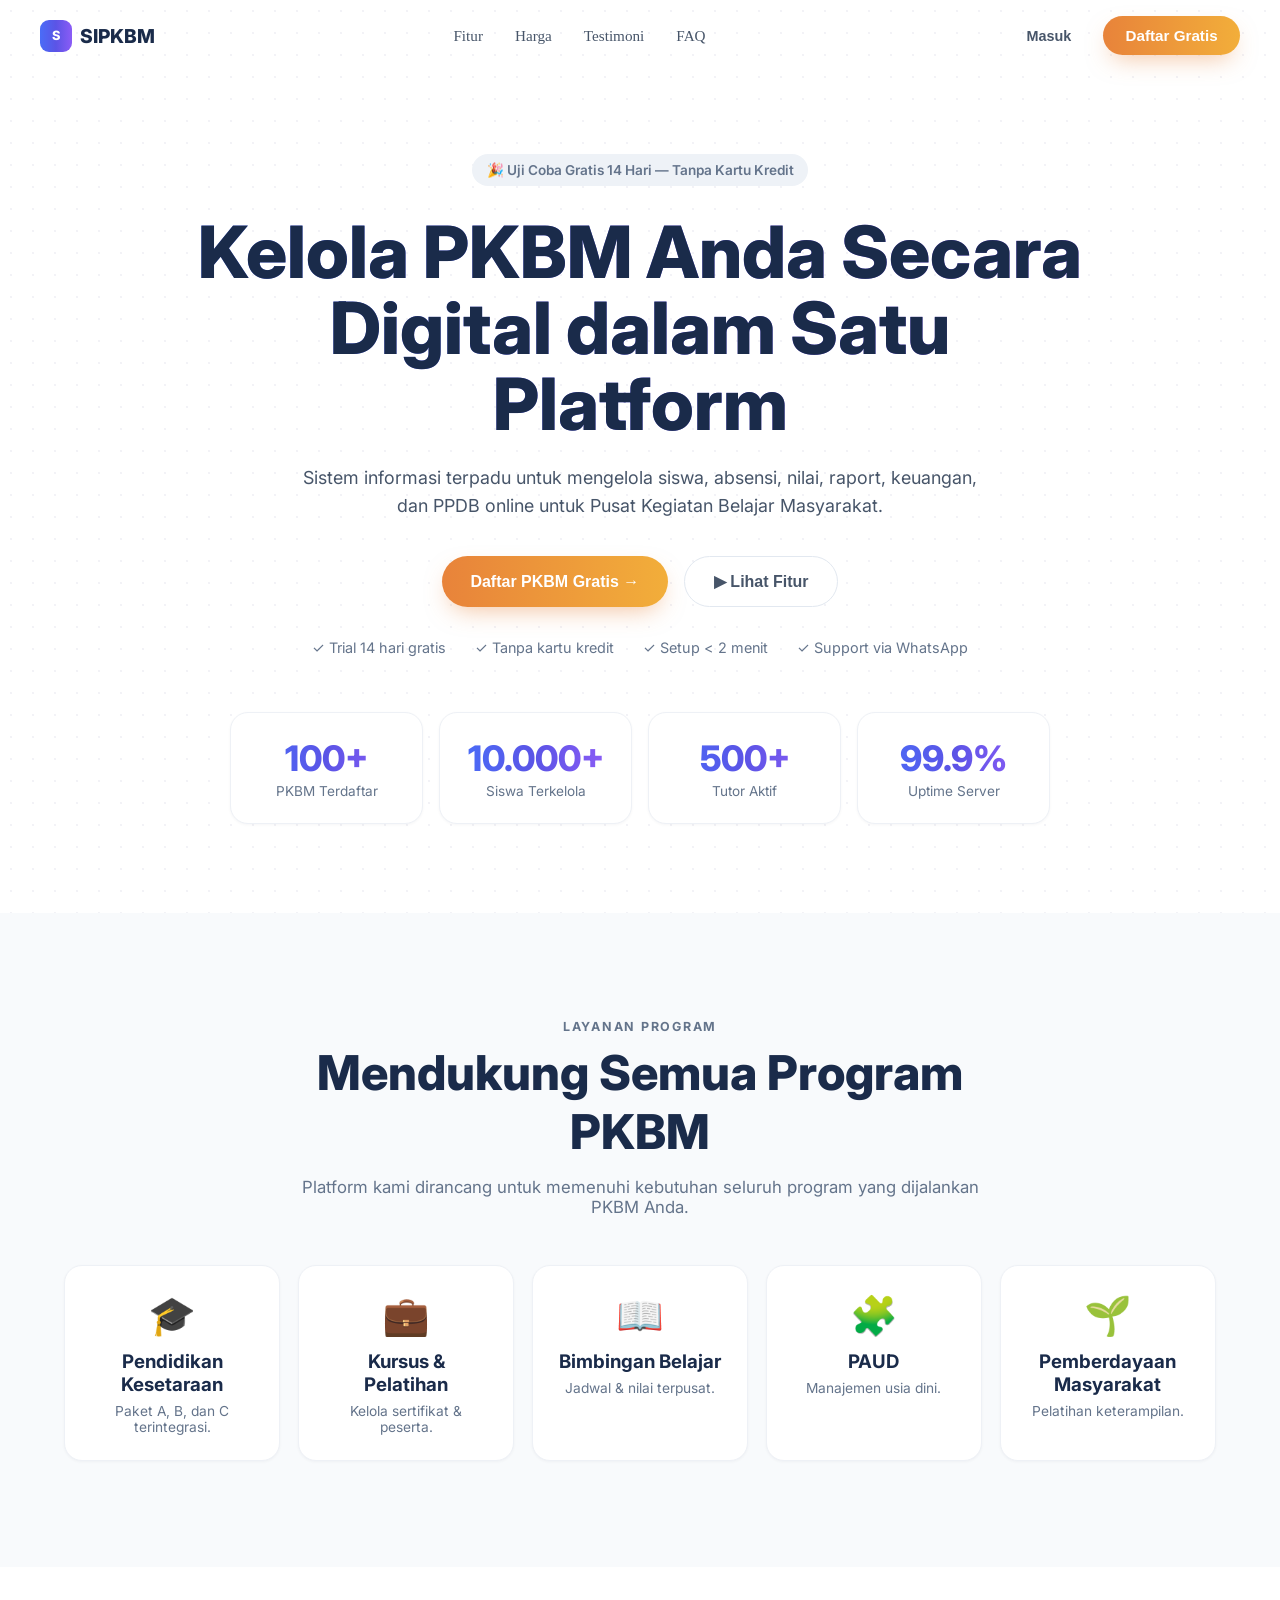
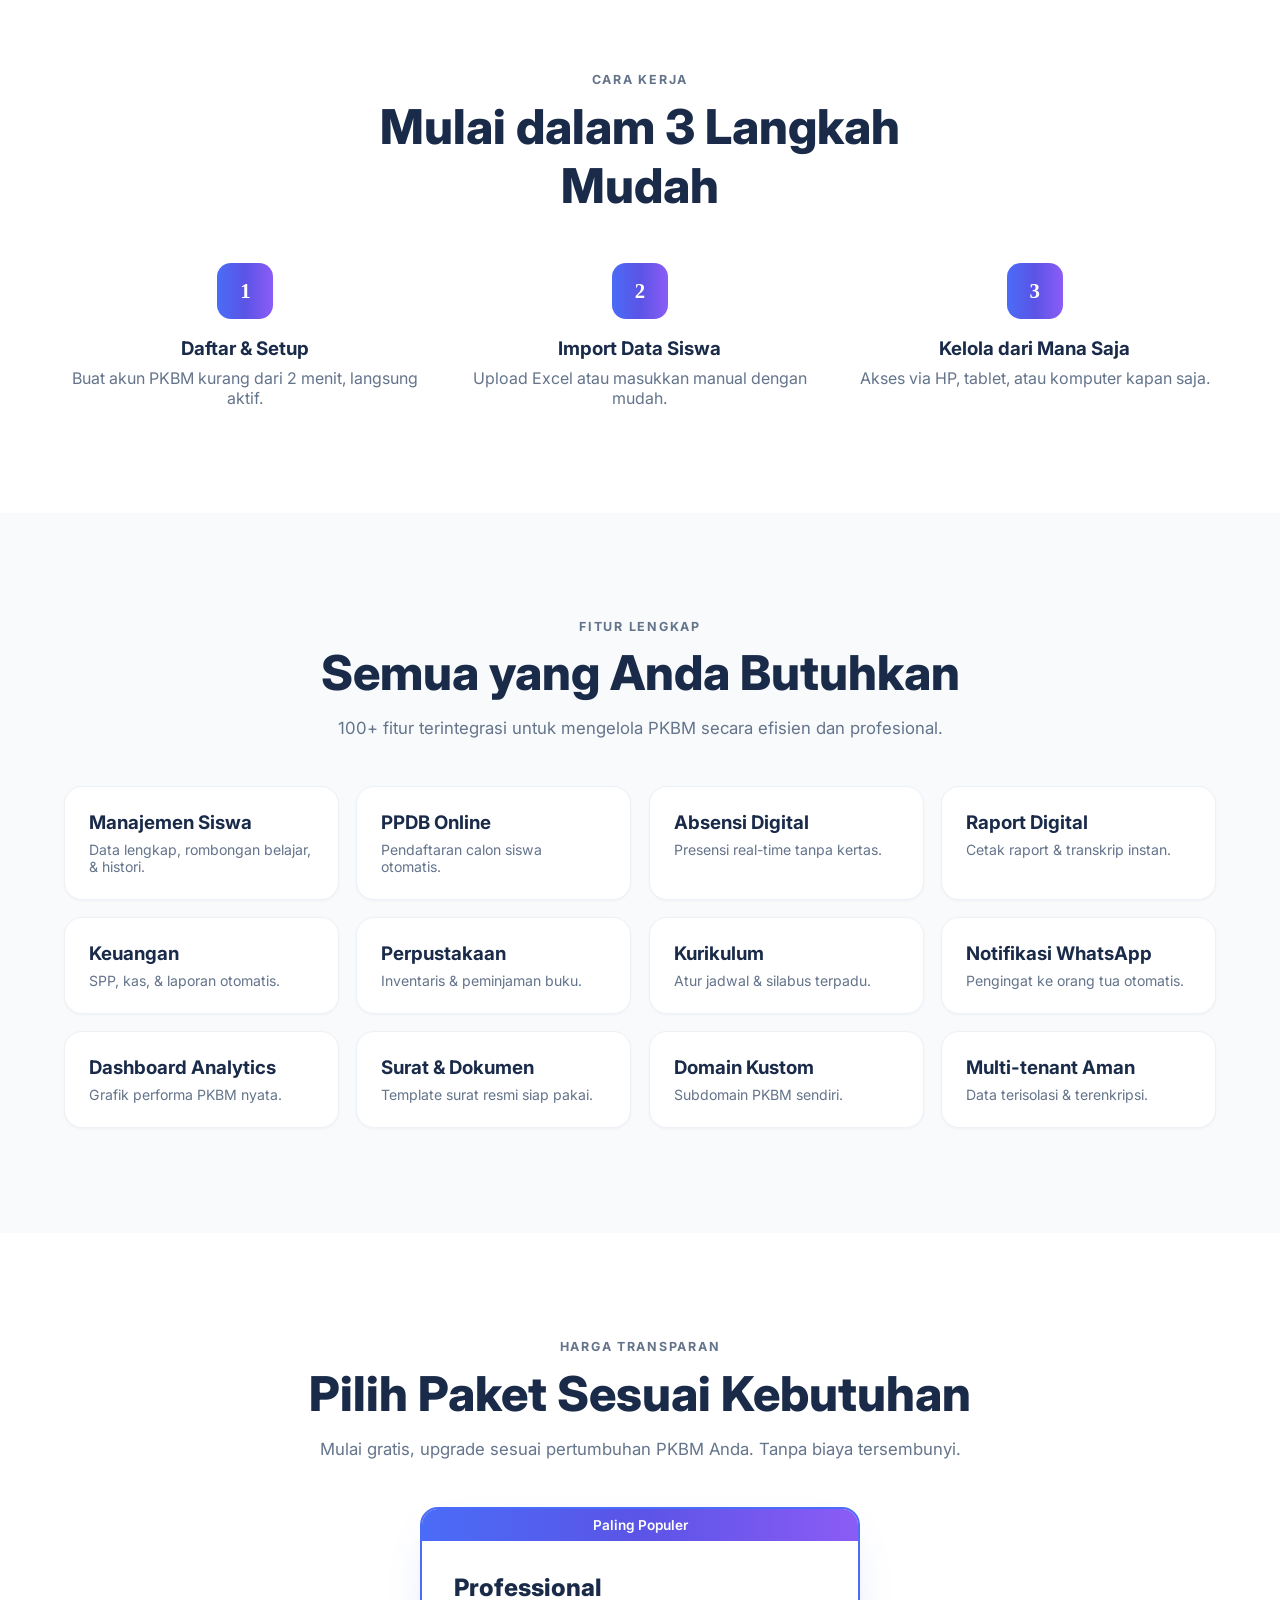
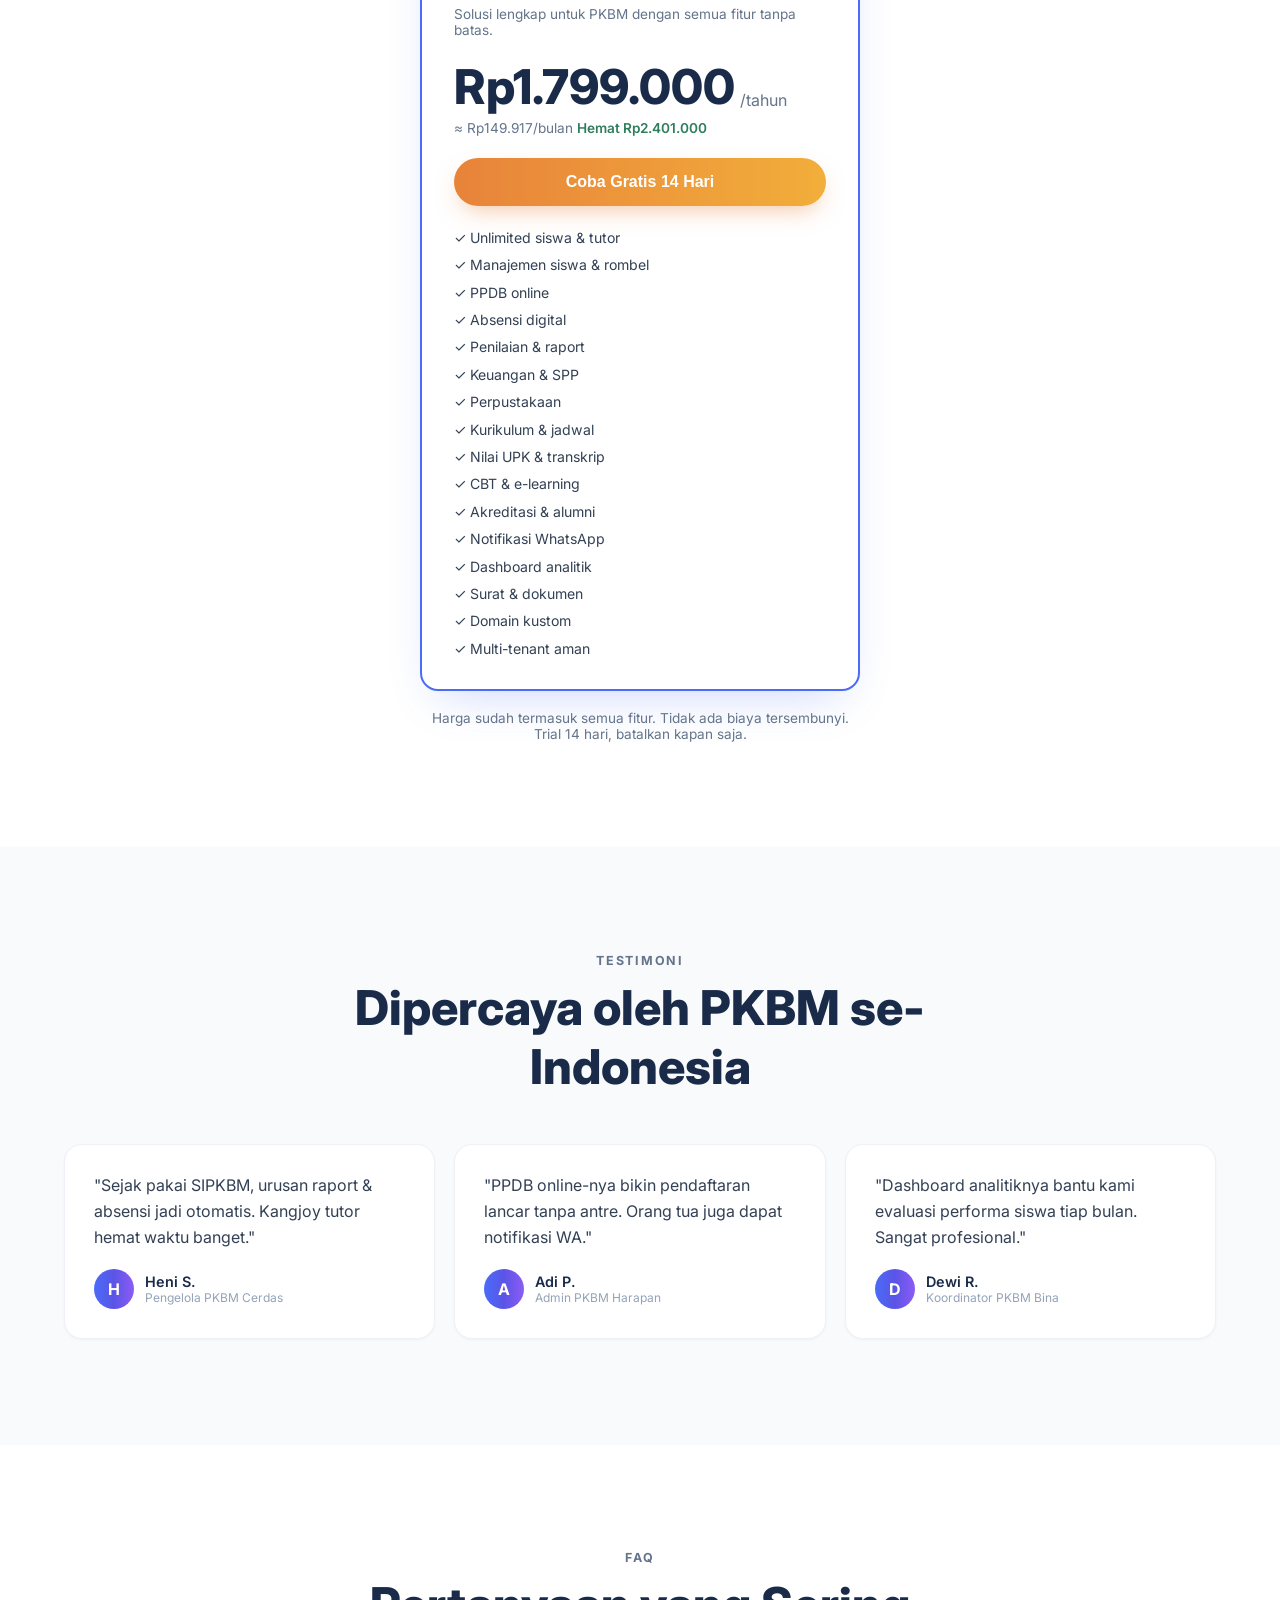
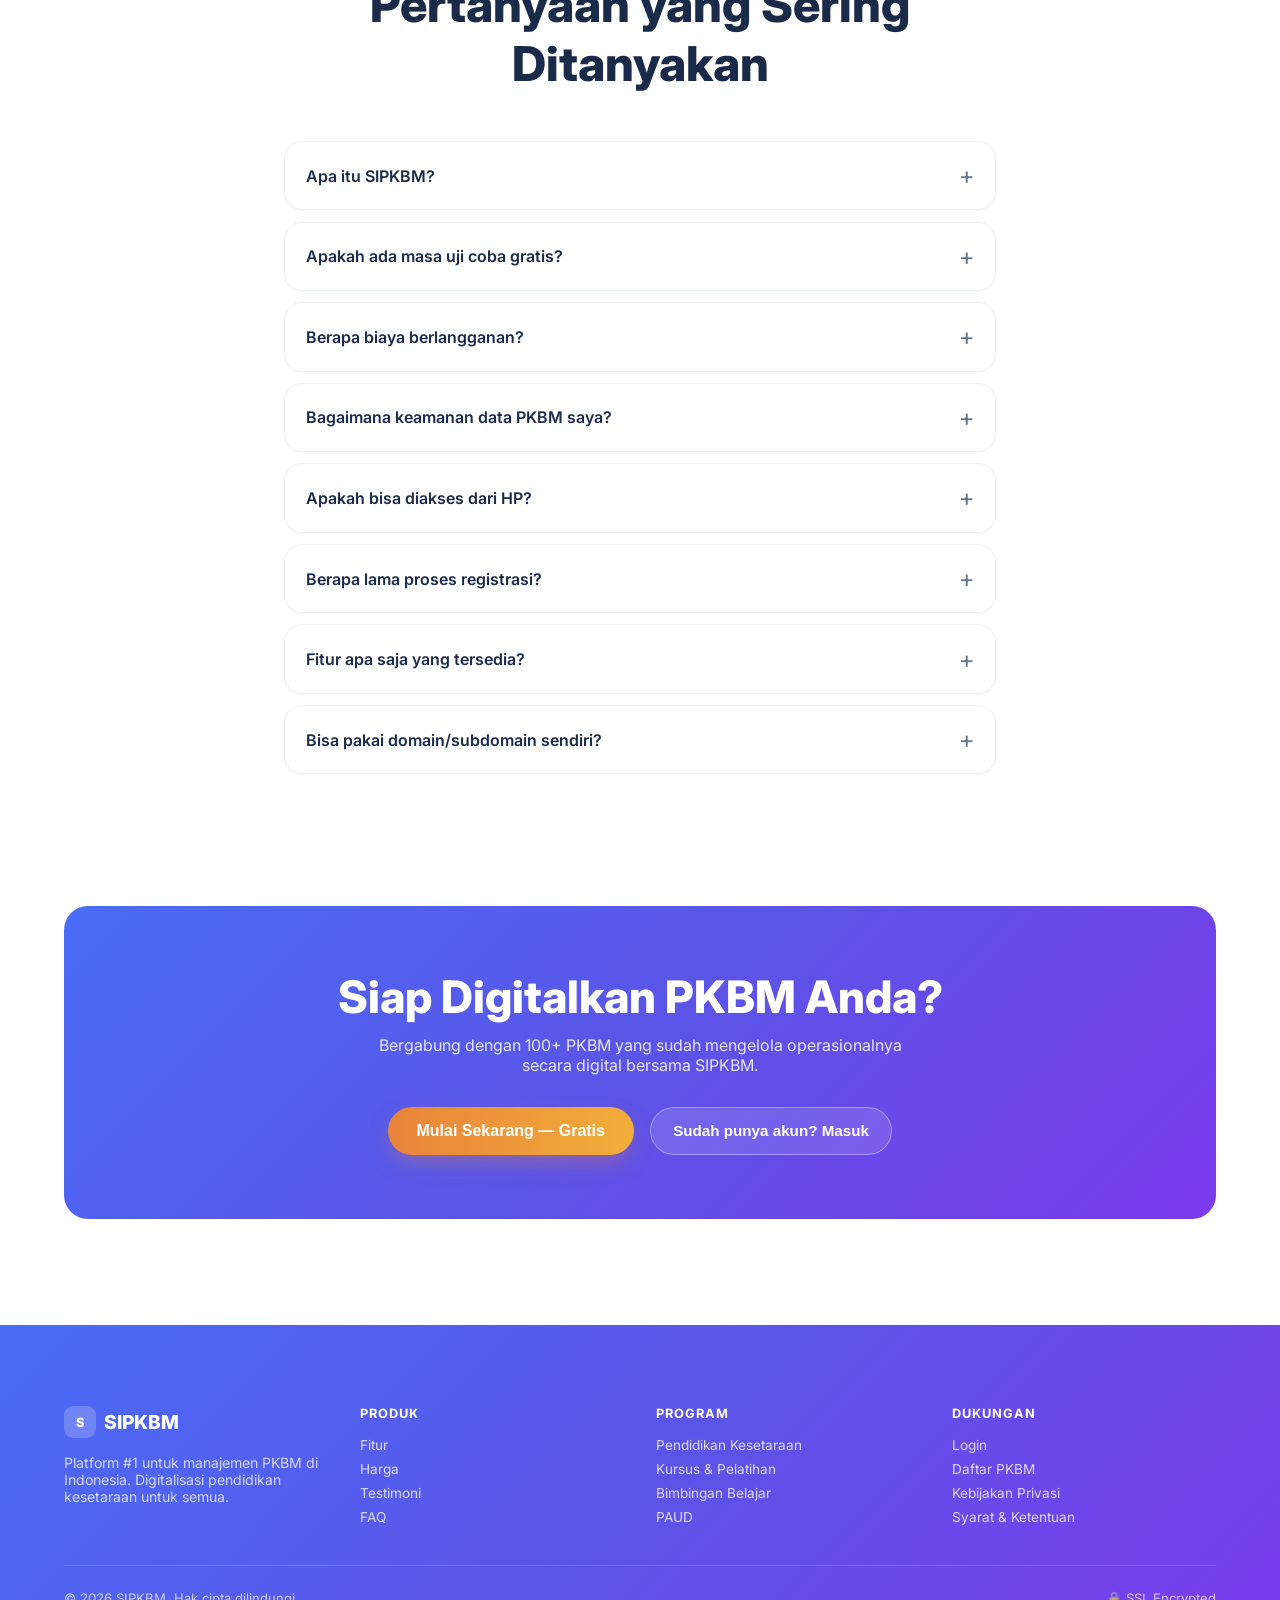
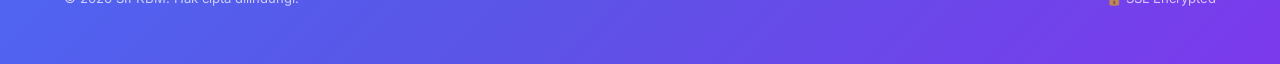
<file: index.html>
<!DOCTYPE html>
<html lang="id">
<head>
<meta charset="UTF-8" />
<meta name="viewport" content="width=device-width, initial-scale=1.0" />
<title>SIPKBM — Kelola PKBM Anda Secara Digital dalam Satu Platform</title>
<link rel="preconnect" href="https://fonts.bunny.net" />
<link href="https://fonts.bunny.net/css?family=instrument-sans:400,500,600,700,800&family=inter:400,500,600,700&display=swap" rel="stylesheet" />
<link rel="stylesheet" href="assets/styles.css" />
</head>
<body>

<!-- NAV -->
<nav id="nav" class="nav">
  <div class="nav-inner">
    <a href="#" class="font-display" style="display:flex;align-items:center;gap:.5rem;font-weight:800;font-size:1.2rem;color:#1a2b4a">
      <span style="background:var(--m-brand-grad);width:32px;height:32px;border-radius:9px;display:inline-flex;align-items:center;justify-content:center;color:#fff;font-size:.8rem">S</span>
      SIPKBM
    </a>
    <div class="nav-links">
      <a href="#fitur">Fitur</a>
      <a href="#harga">Harga</a>
      <a href="#testimoni">Testimoni</a>
      <a href="#faq">FAQ</a>
    </div>
    <div style="display:flex;align-items:center;gap:.6rem">
      <a href="login.html" class="btn btn-ghost" style="font-size:.9rem">Masuk</a>
      <a href="register.html" class="btn btn-cta">Daftar Gratis</a>
    </div>
  </div>
</nav>

<!-- HERO -->
<header class="dotgrid" style="padding-top:8rem;padding-bottom:4rem">
  <div class="content" style="max-width:1200px;margin:0 auto;text-align:center">
    <span class="badge badge-slate" style="padding:.5rem .9rem;font-size:.85rem;margin-bottom:1.8rem">🎉 Uji Coba Gratis 14 Hari — Tanpa Kartu Kredit</span>
    <h1 class="font-display text-gradient" style="font-size:clamp(2.6rem,6vw,4.5rem);font-weight:800;line-height:1.05;max-width:900px;margin:0 auto;color:#1a2b4a">
      Kelola PKBM Anda Secara Digital dalam Satu Platform
    </h1>
    <p style="margin-top:1.4rem;font-size:1.12rem;color:#475569;max-width:680px;margin-left:auto;margin-right:auto;line-height:1.6">
      Sistem informasi terpadu untuk mengelola siswa, absensi, nilai, raport, keuangan, dan PPDB online untuk Pusat Kegiatan Belajar Masyarakat.
    </p>
    <div style="margin-top:2.2rem;display:flex;gap:1rem;justify-content:center;flex-wrap:wrap">
      <a href="register.html" class="btn btn-cta btn-lg">Daftar PKBM Gratis →</a>
      <a href="#fitur" class="btn btn-outline btn-lg" style="gap:.5rem">▶ Lihat Fitur</a>
    </div>
    <div style="margin-top:2rem;display:flex;gap:1.8rem;justify-content:center;flex-wrap:wrap;font-size:.9rem;color:#64748b">
      <span>✓ Trial 14 hari gratis</span><span>✓ Tanpa kartu kredit</span>
      <span>✓ Setup &lt; 2 menit</span><span>✓ Support via WhatsApp</span>
    </div>
    <!-- stats -->
    <div style="margin-top:3.5rem;display:grid;grid-template-columns:repeat(auto-fit,minmax(160px,1fr));gap:1rem;max-width:820px;margin-left:auto;margin-right:auto">
      <div class="card" style="padding:1.5rem;text-align:center"><div class="font-display text-gradient" style="font-size:2.2rem;font-weight:800">100+</div><div style="font-size:.85rem;color:#64748b;margin-top:.2rem">PKBM Terdaftar</div></div>
      <div class="card" style="padding:1.5rem;text-align:center"><div class="font-display text-gradient" style="font-size:2.2rem;font-weight:800">10.000+</div><div style="font-size:.85rem;color:#64748b;margin-top:.2rem">Siswa Terkelola</div></div>
      <div class="card" style="padding:1.5rem;text-align:center"><div class="font-display text-gradient" style="font-size:2.2rem;font-weight:800">500+</div><div style="font-size:.85rem;color:#64748b;margin-top:.2rem">Tutor Aktif</div></div>
      <div class="card" style="padding:1.5rem;text-align:center"><div class="font-display text-gradient" style="font-size:2.2rem;font-weight:800">99.9%</div><div style="font-size:.85rem;color:#64748b;margin-top:.2rem">Uptime Server</div></div>
    </div>
  </div>
</header>

<!-- PROGRAM -->
<section style="background:var(--m-slate);padding:5rem 0">
  <div class="content" style="max-width:1200px;margin:0 auto">
    <div class="reveal" style="text-align:center;max-width:680px;margin:0 auto">
      <div class="eyebrow">Layanan Program</div>
      <h2 class="font-display" style="font-size:clamp(1.8rem,4vw,3rem);font-weight:800;color:#1a2b4a;margin-top:.6rem">Mendukung Semua Program PKBM</h2>
      <p style="margin-top:1rem;font-size:1.05rem;color:#64748b">Platform kami dirancang untuk memenuhi kebutuhan seluruh program yang dijalankan PKBM Anda.</p>
    </div>
    <div style="margin-top:3rem;display:grid;grid-template-columns:repeat(auto-fit,minmax(190px,1fr));gap:1.1rem">
      <div class="card" style="padding:1.6rem;text-align:center"><div style="font-size:2.4rem">🎓</div><h3 class="font-display" style="font-weight:700;margin-top:.7rem;color:#1a2b4a">Pendidikan Kesetaraan</h3><p style="font-size:.86rem;color:#64748b;margin-top:.4rem">Paket A, B, dan C terintegrasi.</p></div>
      <div class="card" style="padding:1.6rem;text-align:center"><div style="font-size:2.4rem">💼</div><h3 class="font-display" style="font-weight:700;margin-top:.7rem;color:#1a2b4a">Kursus & Pelatihan</h3><p style="font-size:.86rem;color:#64748b;margin-top:.4rem">Kelola sertifikat & peserta.</p></div>
      <div class="card" style="padding:1.6rem;text-align:center"><div style="font-size:2.4rem">📖</div><h3 class="font-display" style="font-weight:700;margin-top:.7rem;color:#1a2b4a">Bimbingan Belajar</h3><p style="font-size:.86rem;color:#64748b;margin-top:.4rem">Jadwal & nilai terpusat.</p></div>
      <div class="card" style="padding:1.6rem;text-align:center"><div style="font-size:2.4rem">🧩</div><h3 class="font-display" style="font-weight:700;margin-top:.7rem;color:#1a2b4a">PAUD</h3><p style="font-size:.86rem;color:#64748b;margin-top:.4rem">Manajemen usia dini.</p></div>
      <div class="card" style="padding:1.6rem;text-align:center"><div style="font-size:2.4rem">🌱</div><h3 class="font-display" style="font-weight:700;margin-top:.7rem;color:#1a2b4a">Pemberdayaan Masyarakat</h3><p style="font-size:.86rem;color:#64748b;margin-top:.4rem">Pelatihan keterampilan.</p></div>
    </div>
  </div>
</section>

<!-- CARA KERJA -->
<section style="padding:5rem 0">
  <div class="content" style="max-width:1200px;margin:0 auto">
    <div class="reveal" style="text-align:center;max-width:680px;margin:0 auto">
      <div class="eyebrow">Cara Kerja</div>
      <h2 class="font-display" style="font-size:clamp(1.8rem,4vw,3rem);font-weight:800;color:#1a2b4a;margin-top:.6rem">Mulai dalam 3 Langkah Mudah</h2>
    </div>
    <div style="margin-top:3rem;display:grid;grid-template-columns:repeat(auto-fit,minmax(240px,1fr));gap:2rem">
      <div style="text-align:center"><div style="background:var(--m-brand-grad);width:56px;height:56px;border-radius:14px;margin:0 auto;display:flex;align-items:center;justify-content:center;color:#fff;font-family:'Instrument Sans';font-weight:800;font-size:1.3rem">1</div><h3 class="font-display" style="font-weight:700;margin-top:1.1rem;color:#1a2b4a">Daftar & Setup</h3><p style="color:#64748b;margin-top:.5rem">Buat akun PKBM kurang dari 2 menit, langsung aktif.</p></div>
      <div style="text-align:center"><div style="background:var(--m-brand-grad);width:56px;height:56px;border-radius:14px;margin:0 auto;display:flex;align-items:center;justify-content:center;color:#fff;font-family:'Instrument Sans';font-weight:800;font-size:1.3rem">2</div><h3 class="font-display" style="font-weight:700;margin-top:1.1rem;color:#1a2b4a">Import Data Siswa</h3><p style="color:#64748b;margin-top:.5rem">Upload Excel atau masukkan manual dengan mudah.</p></div>
      <div style="text-align:center"><div style="background:var(--m-brand-grad);width:56px;height:56px;border-radius:14px;margin:0 auto;display:flex;align-items:center;justify-content:center;color:#fff;font-family:'Instrument Sans';font-weight:800;font-size:1.3rem">3</div><h3 class="font-display" style="font-weight:700;margin-top:1.1rem;color:#1a2b4a">Kelola dari Mana Saja</h3><p style="color:#64748b;margin-top:.5rem">Akses via HP, tablet, atau komputer kapan saja.</p></div>
    </div>
  </div>
</section>

<!-- FITUR -->
<section id="fitur" class="scroll-mt-20" style="background:var(--m-slate);padding:5rem 0;overflow:hidden">
  <div class="content" style="max-width:1200px;margin:0 auto">
    <div class="reveal" style="text-align:center;max-width:680px;margin:0 auto">
      <div class="eyebrow">Fitur Lengkap</div>
      <h2 class="font-display" style="font-size:clamp(1.8rem,4vw,3rem);font-weight:800;color:#1a2b4a;margin-top:.6rem">Semua yang Anda Butuhkan</h2>
      <p style="margin-top:1rem;font-size:1.05rem;color:#64748b">100+ fitur terintegrasi untuk mengelola PKBM secara efisien dan profesional.</p>
    </div>
    <div style="margin-top:3rem;display:grid;grid-template-columns:repeat(auto-fit,minmax(250px,1fr));gap:1.1rem">
      <div class="card" style="padding:1.5rem"><h3 class="font-display" style="font-weight:700;color:#1a2b4a">Manajemen Siswa</h3><p style="font-size:.88rem;color:#64748b;margin-top:.4rem">Data lengkap, rombongan belajar, & histori.</p></div>
      <div class="card" style="padding:1.5rem"><h3 class="font-display" style="font-weight:700;color:#1a2b4a">PPDB Online</h3><p style="font-size:.88rem;color:#64748b;margin-top:.4rem">Pendaftaran calon siswa otomatis.</p></div>
      <div class="card" style="padding:1.5rem"><h3 class="font-display" style="font-weight:700;color:#1a2b4a">Absensi Digital</h3><p style="font-size:.88rem;color:#64748b;margin-top:.4rem">Presensi real-time tanpa kertas.</p></div>
      <div class="card" style="padding:1.5rem"><h3 class="font-display" style="font-weight:700;color:#1a2b4a">Raport Digital</h3><p style="font-size:.88rem;color:#64748b;margin-top:.4rem">Cetak raport & transkrip instan.</p></div>
      <div class="card" style="padding:1.5rem"><h3 class="font-display" style="font-weight:700;color:#1a2b4a">Keuangan</h3><p style="font-size:.88rem;color:#64748b;margin-top:.4rem">SPP, kas, & laporan otomatis.</p></div>
      <div class="card" style="padding:1.5rem"><h3 class="font-display" style="font-weight:700;color:#1a2b4a">Perpustakaan</h3><p style="font-size:.88rem;color:#64748b;margin-top:.4rem">Inventaris & peminjaman buku.</p></div>
      <div class="card" style="padding:1.5rem"><h3 class="font-display" style="font-weight:700;color:#1a2b4a">Kurikulum</h3><p style="font-size:.88rem;color:#64748b;margin-top:.4rem">Atur jadwal & silabus terpadu.</p></div>
      <div class="card" style="padding:1.5rem"><h3 class="font-display" style="font-weight:700;color:#1a2b4a">Notifikasi WhatsApp</h3><p style="font-size:.88rem;color:#64748b;margin-top:.4rem">Pengingat ke orang tua otomatis.</p></div>
      <div class="card" style="padding:1.5rem"><h3 class="font-display" style="font-weight:700;color:#1a2b4a">Dashboard Analytics</h3><p style="font-size:.88rem;color:#64748b;margin-top:.4rem">Grafik performa PKBM nyata.</p></div>
      <div class="card" style="padding:1.5rem"><h3 class="font-display" style="font-weight:700;color:#1a2b4a">Surat & Dokumen</h3><p style="font-size:.88rem;color:#64748b;margin-top:.4rem">Template surat resmi siap pakai.</p></div>
      <div class="card" style="padding:1.5rem"><h3 class="font-display" style="font-weight:700;color:#1a2b4a">Domain Kustom</h3><p style="font-size:.88rem;color:#64748b;margin-top:.4rem">Subdomain PKBM sendiri.</p></div>
      <div class="card" style="padding:1.5rem"><h3 class="font-display" style="font-weight:700;color:#1a2b4a">Multi-tenant Aman</h3><p style="font-size:.88rem;color:#64748b;margin-top:.4rem">Data terisolasi & terenkripsi.</p></div>
    </div>
  </div>
</section>

<!-- HARGA -->
<section id="harga" class="scroll-mt-20" style="padding:5rem 0">
  <div class="content" style="max-width:1200px;margin:0 auto">
    <div class="reveal" style="text-align:center;max-width:680px;margin:0 auto">
      <div class="eyebrow">Harga Transparan</div>
      <h2 class="font-display" style="font-size:clamp(1.8rem,4vw,3rem);font-weight:800;color:#1a2b4a;margin-top:.6rem">Pilih Paket Sesuai Kebutuhan</h2>
      <p style="margin-top:1rem;font-size:1.05rem;color:#64748b">Mulai gratis, upgrade sesuai pertumbuhan PKBM Anda. Tanpa biaya tersembunyi.</p>
    </div>
    <div style="margin-top:3rem;max-width:440px;margin-left:auto;margin-right:auto">
      <div class="card" style="overflow:hidden;border:2px solid #4a6cf7;box-shadow:0 20px 45px -20px rgba(74,108,247,.3)">
        <div style="background:var(--m-brand-grad);color:#fff;text-align:center;padding:.5rem;font-weight:600;font-size:.85rem">Paling Populer</div>
        <div style="padding:2rem">
          <h3 class="font-display" style="font-size:1.5rem;font-weight:800;color:#1a2b4a">Professional</h3>
          <p style="font-size:.85rem;color:#64748b;margin-top:.3rem">Solusi lengkap untuk PKBM dengan semua fitur tanpa batas.</p>
          <div style="margin-top:1.2rem;display:flex;align-items:flex-end;gap:.3rem"><span class="font-display" style="font-size:3rem;font-weight:800;color:#1a2b4a">Rp1.799.000</span><span style="color:#64748b;margin-bottom:.4rem">/tahun</span></div>
          <p style="font-size:.85rem;color:#64748b;margin-top:.2rem">≈ Rp149.917/bulan <span style="color:#2f7d5d;font-weight:600">Hemat Rp2.401.000</span></p>
          <a href="register.html" class="btn btn-cta btn-block btn-lg" style="margin-top:1.4rem">Coba Gratis 14 Hari</a>
          <ul style="margin-top:1.4rem;display:grid;gap:.65rem;font-size:.88rem;color:#334155">
            <li>✓ Unlimited siswa & tutor</li><li>✓ Manajemen siswa & rombel</li><li>✓ PPDB online</li>
            <li>✓ Absensi digital</li><li>✓ Penilaian & raport</li><li>✓ Keuangan & SPP</li>
            <li>✓ Perpustakaan</li><li>✓ Kurikulum & jadwal</li><li>✓ Nilai UPK & transkrip</li>
            <li>✓ CBT & e-learning</li><li>✓ Akreditasi & alumni</li><li>✓ Notifikasi WhatsApp</li>
            <li>✓ Dashboard analitik</li><li>✓ Surat & dokumen</li><li>✓ Domain kustom</li><li>✓ Multi-tenant aman</li>
          </ul>
        </div>
      </div>
      <p style="text-align:center;font-size:.85rem;color:#64748b;margin-top:1.2rem">Harga sudah termasuk semua fitur. Tidak ada biaya tersembunyi. Trial 14 hari, batalkan kapan saja.</p>
    </div>
  </div>
</section>

<!-- TESTIMONI -->
<section id="testimoni" class="scroll-mt-20" style="background:var(--m-slate);padding:5rem 0">
  <div class="content" style="max-width:1200px;margin:0 auto">
    <div class="reveal" style="text-align:center;max-width:680px;margin:0 auto">
      <div class="eyebrow">Testimoni</div>
      <h2 class="font-display" style="font-size:clamp(1.8rem,4vw,3rem);font-weight:800;color:#1a2b4a;margin-top:.6rem">Dipercaya oleh PKBM se-Indonesia</h2>
    </div>
    <div style="margin-top:3rem;display:grid;grid-template-columns:repeat(auto-fit,minmax(280px,1fr));gap:1.2rem">
      <div class="card" style="padding:1.8rem"><p style="color:#334155;line-height:1.6">"Sejak pakai SIPKBM, urusan raport & absensi jadi otomatis. Kangjoy tutor hemat waktu banget."</p><div style="display:flex;align-items:center;gap:.7rem;margin-top:1.2rem"><div style="background:var(--m-brand-grad);width:40px;height:40px;border-radius:50%;display:flex;align-items:center;justify-content:center;color:#fff;font-weight:700">H</div><div><div style="font-weight:600;font-size:.9rem;color:#1a2b4a">Heni S.</div><div style="font-size:.75rem;color:#94a3b8">Pengelola PKBM Cerdas</div></div></div></div>
      <div class="card" style="padding:1.8rem"><p style="color:#334155;line-height:1.6">"PPDB online-nya bikin pendaftaran lancar tanpa antre. Orang tua juga dapat notifikasi WA."</p><div style="display:flex;align-items:center;gap:.7rem;margin-top:1.2rem"><div style="background:var(--m-brand-grad);width:40px;height:40px;border-radius:50%;display:flex;align-items:center;justify-content:center;color:#fff;font-weight:700">A</div><div><div style="font-weight:600;font-size:.9rem;color:#1a2b4a">Adi P.</div><div style="font-size:.75rem;color:#94a3b8">Admin PKBM Harapan</div></div></div></div>
      <div class="card" style="padding:1.8rem"><p style="color:#334155;line-height:1.6">"Dashboard analitiknya bantu kami evaluasi performa siswa tiap bulan. Sangat profesional."</p><div style="display:flex;align-items:center;gap:.7rem;margin-top:1.2rem"><div style="background:var(--m-brand-grad);width:40px;height:40px;border-radius:50%;display:flex;align-items:center;justify-content:center;color:#fff;font-weight:700">D</div><div><div style="font-weight:600;font-size:.9rem;color:#1a2b4a">Dewi R.</div><div style="font-size:.75rem;color:#94a3b8">Koordinator PKBM Bina</div></div></div></div>
    </div>
  </div>
</section>

<!-- FAQ -->
<section id="faq" class="scroll-mt-20" style="padding:5rem 0">
  <div class="content" style="max-width:760px;margin:0 auto">
    <div class="reveal" style="text-align:center">
      <div class="eyebrow">FAQ</div>
      <h2 class="font-display" style="font-size:clamp(1.8rem,4vw,3rem);font-weight:800;color:#1a2b4a;margin-top:.6rem">Pertanyaan yang Sering Ditanyakan</h2>
    </div>
    <div id="faqList" style="margin-top:3rem;display:grid;gap:.7rem">
      <div class="faq-item card" style="padding:1.2rem 1.3rem;cursor:pointer"><div style="display:flex;justify-content:space-between;align-items:center"><span class="font-display" style="font-weight:600;color:#1a2b4a">Apa itu SIPKBM?</span><span class="faq-icon" style="font-size:1.5rem;color:#64748b;transition:transform .3s">+</span></div><div class="faq-panel" style="max-height:0;overflow:hidden;transition:max-height .35s ease;color:#64748b;font-size:.9rem">SIPKBM adalah platform SaaS yang dirancang khusus untuk mengelola operasional Pusat Kegiatan Belajar Masyarakat secara digital dan terpusat — mulai dari siswa, absensi, nilai, raport, keuangan, hingga PPDB online.</div></div>
      <div class="faq-item card" style="padding:1.2rem 1.3rem;cursor:pointer"><div style="display:flex;justify-content:space-between;align-items:center"><span class="font-display" style="font-weight:600;color:#1a2b4a">Apakah ada masa uji coba gratis?</span><span class="faq-icon" style="font-size:1.5rem;color:#64748b;transition:transform .3s">+</span></div><div class="faq-panel" style="max-height:0;overflow:hidden;transition:max-height .35s ease;color:#64748b;font-size:.9rem">Ya! Paket Professional tersedia dengan masa uji coba gratis 14 hari penuh. Tidak perlu kartu kredit. Setelah 14 hari, Anda bisa memilih untuk melanjutkan berlangganan atau berhenti tanpa dikenakan biaya.</div></div>
      <div class="faq-item card" style="padding:1.2rem 1.3rem;cursor:pointer"><div style="display:flex;justify-content:space-between;align-items:center"><span class="font-display" style="font-weight:600;color:#1a2b4a">Berapa biaya berlangganan?</span><span class="faq-icon" style="font-size:1.5rem;color:#64748b;transition:transform .3s">+</span></div><div class="faq-panel" style="max-height:0;overflow:hidden;transition:max-height .35s ease;color:#64748b;font-size:.9rem">Paket Professional tersedia dengan harga Rp1.799.000/tahun (≈ Rp150.000/bulan). Semua fitur sudah termasuk tanpa biaya tambahan tersembunyi.</div></div>
      <div class="faq-item card" style="padding:1.2rem 1.3rem;cursor:pointer"><div style="display:flex;justify-content:space-between;align-items:center"><span class="font-display" style="font-weight:600;color:#1a2b4a">Bagaimana keamanan data PKBM saya?</span><span class="faq-icon" style="font-size:1.5rem;color:#64748b;transition:transform .3s">+</span></div><div class="faq-panel" style="max-height:0;overflow:hidden;transition:max-height .35s ease;color:#64748b;font-size:.9rem">Setiap PKBM memiliki data terisolasi penuh (multi-tenant). Server kami menggunakan enkripsi SSL, backup harian, dan infrastruktur enterprise-grade.</div></div>
      <div class="faq-item card" style="padding:1.2rem 1.3rem;cursor:pointer"><div style="display:flex;justify-content:space-between;align-items:center"><span class="font-display" style="font-weight:600;color:#1a2b4a">Apakah bisa diakses dari HP?</span><span class="faq-icon" style="font-size:1.5rem;color:#64748b;transition:transform .3s">+</span></div><div class="faq-panel" style="max-height:0;overflow:hidden;transition:max-height .35s ease;color:#64748b;font-size:.9rem">Ya, SIPKBM sepenuhnya responsif dan bisa diakses dari smartphone, tablet, maupun komputer melalui browser apapun.</div></div>
      <div class="faq-item card" style="padding:1.2rem 1.3rem;cursor:pointer"><div style="display:flex;justify-content:space-between;align-items:center"><span class="font-display" style="font-weight:600;color:#1a2b4a">Berapa lama proses registrasi?</span><span class="faq-icon" style="font-size:1.5rem;color:#64748b;transition:transform .3s">+</span></div><div class="faq-panel" style="max-height:0;overflow:hidden;transition:max-height .35s ease;color:#64748b;font-size:.9rem">Registrasi hanya membutuhkan waktu kurang dari 2 menit. Setelah mendaftar, PKBM Anda langsung aktif dan siap digunakan.</div></div>
      <div class="faq-item card" style="padding:1.2rem 1.3rem;cursor:pointer"><div style="display:flex;justify-content:space-between;align-items:center"><span class="font-display" style="font-weight:600;color:#1a2b4a">Fitur apa saja yang tersedia?</span><span class="faq-icon" style="font-size:1.5rem;color:#64748b;transition:transform .3s">+</span></div><div class="faq-panel" style="max-height:0;overflow:hidden;transition:max-height .35s ease;color:#64748b;font-size:.9rem">SIPKBM mencakup: manajemen siswa & rombel, PPDB online, absensi digital, penilaian & raport, keuangan & SPP, perpustakaan, kurikulum & jadwal, nilai UPK & transkrip, CBT, e-learning, akreditasi, alumni, notifikasi WhatsApp, dan dashboard analitik.</div></div>
      <div class="faq-item card" style="padding:1.2rem 1.3rem;cursor:pointer"><div style="display:flex;justify-content:space-between;align-items:center"><span class="font-display" style="font-weight:600;color:#1a2b4a">Bisa pakai domain/subdomain sendiri?</span><span class="faq-icon" style="font-size:1.5rem;color:#64748b;transition:transform .3s">+</span></div><div class="faq-panel" style="max-height:0;overflow:hidden;transition:max-height .35s ease;color:#64748b;font-size:.9rem">Ya, pada paket Professional Anda mendapatkan subdomain kustom (namapkbm.sipkbm.com). Domain kustom penuh juga tersedia.</div></div>
    </div>
  </div>
</section>

<!-- FINAL CTA -->
<section style="padding:0 0 5rem">
  <div class="content" style="max-width:1200px;margin:0 auto">
    <div class="footer-gradient" style="border-radius:24px;padding:4rem 2rem;text-align:center;color:#fff">
      <h2 class="font-display" style="font-size:clamp(1.8rem,4vw,2.8rem);font-weight:800">Siap Digitalkan PKBM Anda?</h2>
      <p style="margin-top:.7rem;color:rgba(255,255,255,.85);max-width:560px;margin-left:auto;margin-right:auto">Bergabung dengan 100+ PKBM yang sudah mengelola operasionalnya secara digital bersama SIPKBM.</p>
      <div style="margin-top:2rem;display:flex;gap:1rem;justify-content:center;flex-wrap:wrap">
        <a href="register.html" class="btn btn-cta btn-lg">Mulai Sekarang — Gratis</a>
        <a href="login.html" class="btn" style="background:rgba(255,255,255,.12);border:1px solid rgba(255,255,255,.35);color:#fff;font-weight:600">Sudah punya akun? Masuk</a>
      </div>
    </div>
  </div>
</section>

<!-- FOOTER -->
<footer class="footer" style="padding:3.5rem 0 2rem">
  <div class="content" style="max-width:1200px;margin:0 auto">
    <div style="display:grid;grid-template-columns:repeat(auto-fit,minmax(180px,1fr));gap:2rem">
      <div>
        <div class="font-display" style="font-weight:800;font-size:1.2rem;display:flex;align-items:center;gap:.5rem"><span style="background:rgba(255,255,255,.2);width:32px;height:32px;border-radius:9px;display:inline-flex;align-items:center;justify-content:center;font-size:.8rem">S</span> SIPKBM</div>
        <p style="color:rgba(255,255,255,.75);font-size:.88rem;margin-top:1rem;max-width:260px">Platform #1 untuk manajemen PKBM di Indonesia. Digitalisasi pendidikan kesetaraan untuk semua.</p>
      </div>
      <div><h4 class="font-display" style="font-size:.8rem;letter-spacing:.08em;font-weight:700">PRODUK</h4><ul style="margin-top:1rem;display:grid;gap:.5rem;font-size:.85rem;color:rgba(255,255,255,.78)"><li><a href="#fitur">Fitur</a></li><li><a href="#harga">Harga</a></li><li><a href="#testimoni">Testimoni</a></li><li><a href="#faq">FAQ</a></li></ul></div>
      <div><h4 class="font-display" style="font-size:.8rem;letter-spacing:.08em;font-weight:700">PROGRAM</h4><ul style="margin-top:1rem;display:grid;gap:.5rem;font-size:.85rem;color:rgba(255,255,255,.78)"><li>Pendidikan Kesetaraan</li><li>Kursus & Pelatihan</li><li>Bimbingan Belajar</li><li>PAUD</li></ul></div>
      <div><h4 class="font-display" style="font-size:.8rem;letter-spacing:.08em;font-weight:700">DUKUNGAN</h4><ul style="margin-top:1rem;display:grid;gap:.5rem;font-size:.85rem;color:rgba(255,255,255,.78)"><li><a href="login.html">Login</a></li><li><a href="register.html">Daftar PKBM</a></li><li><a href="#">Kebijakan Privasi</a></li><li><a href="#">Syarat & Ketentuan</a></li></ul></div>
    </div>
    <div style="border-top:1px solid rgba(255,255,255,.15);margin-top:2.5rem;padding-top:1.5rem;display:flex;justify-content:space-between;flex-wrap:wrap;gap:.5rem;font-size:.82rem;color:rgba(255,255,255,.7)">
      <span>© 2026 SIPKBM. Hak cipta dilindungi.</span><span>🔒 SSL Encrypted</span>
    </div>
  </div>
</footer>

<script src="assets/app.js"></script>
</body>
</html>
</file>
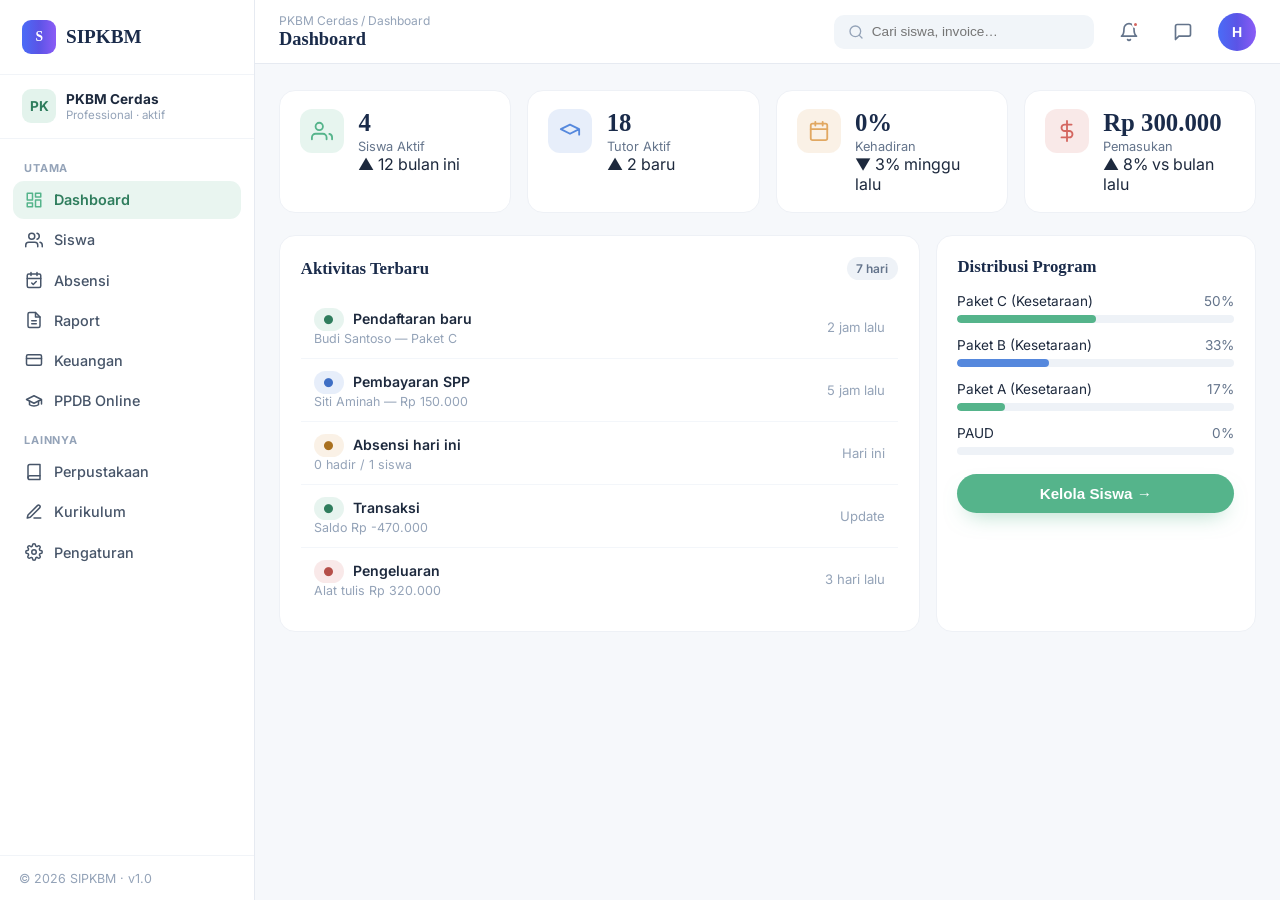
<file: dashboard.html>
<!DOCTYPE html>
<html lang="id">
<head>
<meta charset="UTF-8" />
<meta name="viewport" content="width=device-width, initial-scale=1.0" />
<title>Dashboard - SIPKBM</title>
<link rel="preconnect" href="https://fonts.bunny.net" />
<link href="https://fonts.bunny.net/css?family=instrument-sans:400,500,600,700,800&family=inter:400,500,600,700&display=swap" rel="stylesheet" />
<link rel="stylesheet" href="assets/styles.css" />
</head>
<body>
<div class="app">
  <!-- SIDEBAR -->
  <aside class="sidebar">
    <div class="side-brand"><span class="mark">S</span> SIPKBM</div>
    <div class="side-org">
      <div class="av">PK</div>
      <div><div class="nm">PKBM Cerdas</div><div class="sb">Professional · aktif</div></div>
    </div>
    <nav class="side-nav" id="sideNav">
      <div class="nav-group">Utama</div>
      <div class="nav-item active" data-view="overview"><svg viewBox="0 0 24 24" fill="none" stroke="currentColor" stroke-width="2" stroke-linecap="round" stroke-linejoin="round"><rect x="3" y="3" width="7" height="9"/><rect x="14" y="3" width="7" height="5"/><rect x="14" y="12" width="7" height="9"/><rect x="3" y="16" width="7" height="5"/></svg> Dashboard</div>
      <div class="nav-item" data-view="siswa"><svg viewBox="0 0 24 24" fill="none" stroke="currentColor" stroke-width="2" stroke-linecap="round" stroke-linejoin="round"><path d="M17 21v-2a4 4 0 0 0-4-4H5a4 4 0 0 0-4 4v2"/><circle cx="9" cy="7" r="4"/><path d="M23 21v-2a4 4 0 0 0-3-3.87"/><path d="M16 3.13a4 4 0 0 1 0 7.75"/></svg> Siswa</div>
      <div class="nav-item" data-view="absensi"><svg viewBox="0 0 24 24" fill="none" stroke="currentColor" stroke-width="2" stroke-linecap="round" stroke-linejoin="round"><rect x="3" y="4" width="18" height="18" rx="2"/><path d="M16 2v4M8 2v4M3 10h18"/><path d="m9 16 2 2 4-4"/></svg> Absensi</div>
      <div class="nav-item" data-view="raport"><svg viewBox="0 0 24 24" fill="none" stroke="currentColor" stroke-width="2" stroke-linecap="round" stroke-linejoin="round"><path d="M14 2H6a2 2 0 0 0-2 2v16a2 2 0 0 0 2 2h12a2 2 0 0 0 2-2V8z"/><path d="M14 2v6h6M9 13h6M9 17h6"/></svg> Raport</div>
      <div class="nav-item" data-view="keuangan"><svg viewBox="0 0 24 24" fill="none" stroke="currentColor" stroke-width="2" stroke-linecap="round" stroke-linejoin="round"><rect x="2" y="5" width="20" height="14" rx="2"/><path d="M2 10h20"/></svg> Keuangan</div>
      <div class="nav-item" data-view="ppdb"><svg viewBox="0 0 24 24" fill="none" stroke="currentColor" stroke-width="2" stroke-linecap="round" stroke-linejoin="round"><path d="M22 10v6M2 10l10-5 10 5-10 5z"/><path d="M6 12v5c3 2 9 2 12 0v-5"/></svg> PPDB Online</div>

      <div class="nav-group">Lainnya</div>
      <div class="nav-item" data-view="perpus"><svg viewBox="0 0 24 24" fill="none" stroke="currentColor" stroke-width="2" stroke-linecap="round" stroke-linejoin="round"><path d="M4 19.5A2.5 2.5 0 0 1 6.5 17H20"/><path d="M6.5 2H20v20H6.5A2.5 2.5 0 0 1 4 19.5v-15A2.5 2.5 0 0 1 6.5 2z"/></svg> Perpustakaan</div>
      <div class="nav-item" data-view="kurikulum"><svg viewBox="0 0 24 24" fill="none" stroke="currentColor" stroke-width="2" stroke-linecap="round" stroke-linejoin="round"><path d="M12 20h9M16.5 3.5a2.1 2.1 0 0 1 3 3L7 19l-4 1 1-4Z"/></svg> Kurikulum</div>
      <div class="nav-item" data-view="pengaturan"><svg viewBox="0 0 24 24" fill="none" stroke="currentColor" stroke-width="2" stroke-linecap="round" stroke-linejoin="round"><circle cx="12" cy="12" r="3"/><path d="M19.4 15a1.65 1.65 0 0 0 .33 1.82l.06.06a2 2 0 1 1-2.83 2.83l-.06-.06a1.65 1.65 0 0 0-1.82-.33 1.65 1.65 0 0 0-1 1.51V21a2 2 0 0 1-4 0v-.09A1.65 1.65 0 0 0 9 19.4a1.65 1.65 0 0 0-1.82.33l-.06.06a2 2 0 1 1-2.83-2.83l.06-.06a1.65 1.65 0 0 0 .33-1.82 1.65 1.65 0 0 0-1.51-1H3a2 2 0 0 1 0-4h.09A1.65 1.65 0 0 0 4.6 9a1.65 1.65 0 0 0-.33-1.82l-.06-.06a2 2 0 1 1 2.83-2.83l.06.06a1.65 1.65 0 0 0 1.82.33H9a1.65 1.65 0 0 0 1-1.51V3a2 2 0 0 1 4 0v.09a1.65 1.65 0 0 0 1 1.51 1.65 1.65 0 0 0 1.82-.33l.06-.06a2 2 0 1 1 2.83 2.83l-.06.06a1.65 1.65 0 0 0-.33 1.82V9a1.65 1.65 0 0 0 1.51 1H21a2 2 0 0 1 0 4h-.09a1.65 1.65 0 0 0-1.51 1z"/></svg> Pengaturan</div>
    </nav>
    <div class="side-foot">© 2026 SIPKBM · v1.0</div>
  </aside>

  <!-- MAIN -->
  <div class="main">
    <header class="topbar">
      <div>
        <div class="crumbs" id="crumb">PKBM Cerdas / Dashboard</div>
        <div class="page-title" id="pageTitle">Dashboard</div>
      </div>
      <div style="display:flex;align-items:center;gap:1rem">
        <div class="search">
          <svg width="16" height="16" viewBox="0 0 24 24" fill="none" stroke="currentColor" stroke-width="2" stroke-linecap="round" stroke-linejoin="round"><circle cx="11" cy="11" r="8"/><path d="m21 21-4.3-4.3"/></svg>
          <input placeholder="Cari siswa, invoice…" />
        </div>
        <button class="icon-btn"><svg width="20" height="20" viewBox="0 0 24 24" fill="none" stroke="currentColor" stroke-width="2" stroke-linecap="round" stroke-linejoin="round"><path d="M6 8a6 6 0 0 1 12 0c0 7 3 9 3 9H3s3-2 3-9"/><path d="M10.3 21a1.94 1.94 0 0 0 3.4 0"/></svg><span class="dot"></span></button>
        <button class="icon-btn"><svg width="20" height="20" viewBox="0 0 24 24" fill="none" stroke="currentColor" stroke-width="2" stroke-linecap="round" stroke-linejoin="round"><path d="M21 15a2 2 0 0 1-2 2H7l-4 4V5a2 2 0 0 1 2-2h14a2 2 0 0 1 2 2z"/></svg></button>
        <div class="avatar" title="Heni S.">H</div>
      </div>
    </header>

    <main class="content" id="content"><!-- views injected by JS --></main>
  </div>
</div>
<div id="toast" class="toast"></div>
<script src="assets/config.js?v=2"></script>
<script src="assets/app.js?v=3"></script>
</body>
</html>
</file>
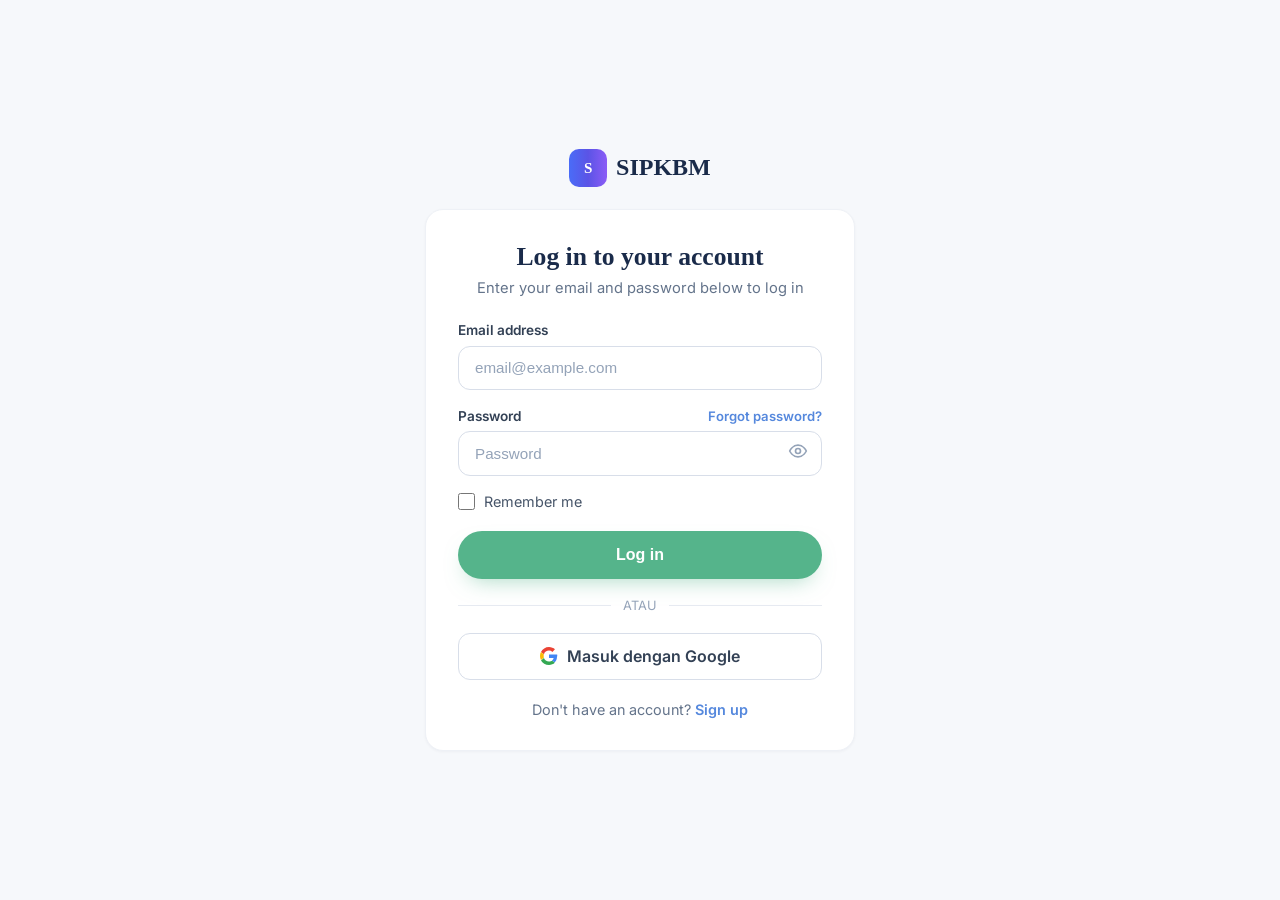
<file: login.html>
<!DOCTYPE html>
<html lang="id">
<head>
<meta charset="UTF-8" />
<meta name="viewport" content="width=device-width, initial-scale=1.0" />
<title>Log in - SIPKBM</title>
<link rel="preconnect" href="https://fonts.bunny.net" />
<link href="https://fonts.bunny.net/css?family=instrument-sans:400,500,600,700,800&family=inter:400,500,600,700&display=swap" rel="stylesheet" />
<link rel="stylesheet" href="assets/styles.css" />
</head>
<body>
<div class="auth-page">
  <div class="auth-card">
    <div class="auth-logo">
      <span class="mark">S</span> SIPKBM
    </div>
    <div class="card">
      <h1 class="auth-title">Log in to your account</h1>
      <p class="auth-sub">Enter your email and password below to log in</p>
      <form id="loginForm" novalidate>
        <div class="field">
          <label class="label" for="email">Email address</label>
          <input class="input" type="email" id="email" placeholder="email@example.com" required />
        </div>
        <div class="field">
          <div style="display:flex;justify-content:space-between;align-items:center">
            <label class="label" for="password">Password</label>
            <a href="#" style="font-size:.82rem;color:var(--a-blue);font-weight:600;margin-bottom:.45rem">Forgot password?</a>
          </div>
          <div class="input-wrap">
            <input class="input" type="password" id="password" placeholder="Password" required />
            <span class="input-icon" id="togglePw" title="Show password">
              <svg id="eyeIcon" width="20" height="20" viewBox="0 0 24 24" fill="none" stroke="currentColor" stroke-width="2" stroke-linecap="round" stroke-linejoin="round"><path d="M2 12s3.5-7 10-7 10 7 10 7-3.5 7-10 7-10-7-10-7Z"/><circle cx="12" cy="12" r="3"/></svg>
            </span>
          </div>
        </div>
        <label class="checkbox" style="margin:.3rem 0 1.3rem">
          <input type="checkbox" id="remember" /> Remember me
        </label>
        <button type="submit" class="btn btn-primary btn-block btn-lg">Log in</button>
      </form>
      <div class="divider">ATAU</div>
      <button class="btn-google">
        <svg width="18" height="18" viewBox="0 0 48 48"><path fill="#EA4335" d="M24 9.5c3.5 0 6.6 1.2 9.1 3.6l6.8-6.8C35.9 2.4 30.3 0 24 0 14.6 0 6.5 5.4 2.6 13.2l7.9 6.1C12.3 13.1 17.6 9.5 24 9.5z"/><path fill="#4285F4" d="M46.1 24.6c0-1.6-.1-3.1-.4-4.6H24v9.1h12.4c-.5 2.9-2.1 5.3-4.6 7l7.1 5.5c4.1-3.8 6.5-9.4 6.5-16z"/><path fill="#FBBC05" d="M10.5 28.3c-.5-1.4-.8-2.9-.8-4.3s.3-3 .8-4.3l-7.9-6.1C.9 16.4 0 20.1 0 24s.9 7.6 2.6 10.4l7.9-6.1z"/><path fill="#34A853" d="M24 48c6.3 0 11.6-2.1 15.5-5.7l-7.1-5.5c-2 1.3-4.6 2.1-8.4 2.1-6.4 0-11.7-3.6-13.5-9.3l-7.9 6.1C6.5 42.6 14.6 48 24 48z"/></svg>
        Masuk dengan Google
      </button>
      <p class="auth-foot">Don't have an account? <a href="register.html">Sign up</a></p>
    </div>
  </div>
</div>
<div id="toast" class="toast"></div>
<script src="assets/app.js"></script>
</body>
</html>
</file>
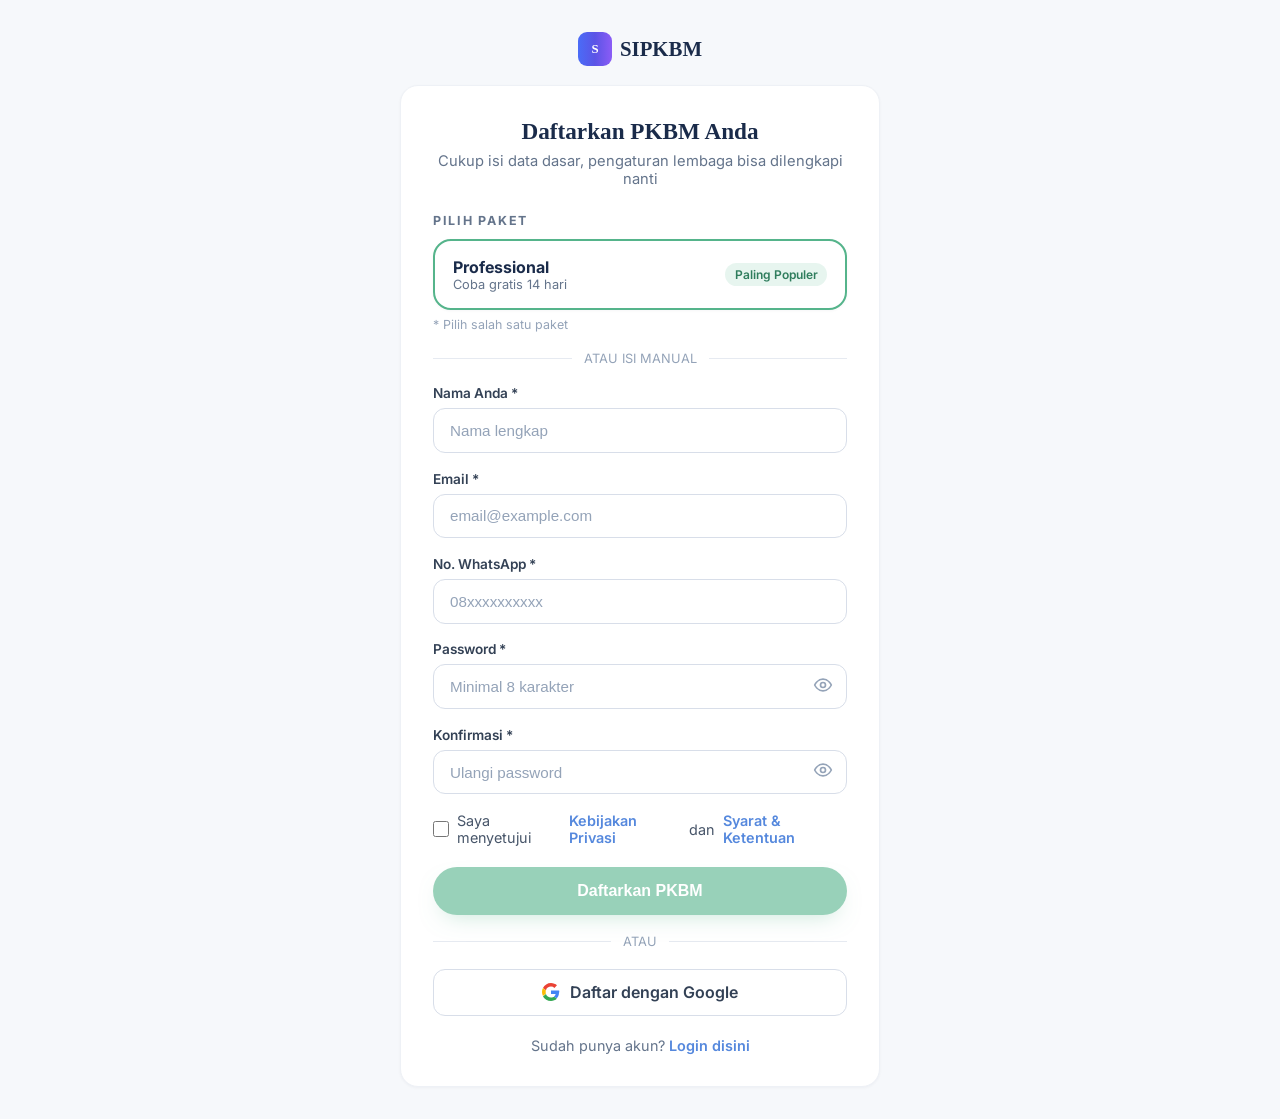
<file: register.html>
<!DOCTYPE html>
<html lang="id">
<head>
<meta charset="UTF-8" />
<meta name="viewport" content="width=device-width, initial-scale=1.0" />
<title>Daftarkan PKBM Anda - SIPKBM</title>
<link rel="preconnect" href="https://fonts.bunny.net" />
<link href="https://fonts.bunny.net/css?family=instrument-sans:400,500,600,700,800&family=inter:400,500,600,700&display=swap" rel="stylesheet" />
<link rel="stylesheet" href="assets/styles.css" />
</head>
<body>
<div class="auth-page">
  <div class="auth-card" style="max-width:480px">
    <div style="display:flex;justify-content:center;margin-bottom:1.2rem">
      <a href="index.html" style="font-family:'Instrument Sans';font-weight:800;font-size:1.3rem;color:#1a2b4a;display:flex;align-items:center;gap:.5rem">
        <span class="mark" style="background:var(--m-brand-grad);width:34px;height:34px;border-radius:9px;display:inline-flex;align-items:center;justify-content:center;color:#fff;font-size:.8rem">S</span> SIPKBM
      </a>
    </div>
    <div class="card">
      <h1 class="auth-title" style="font-size:1.45rem">Daftarkan PKBM Anda</h1>
      <p class="auth-sub">Cukup isi data dasar, pengaturan lembaga bisa dilengkapi nanti</p>

      <h2 class="eyebrow" style="margin-bottom:.7rem">Pilih Paket</h2>
      <button type="button" class="card" id="pkgBtn" data-selected="true" style="width:100%;text-align:left;padding:1rem 1.1rem;display:flex;justify-content:space-between;align-items:center;border:2px solid var(--a-emerald);cursor:pointer">
        <div>
          <div class="font-display" style="font-weight:700;color:#1a2b4a">Professional</div>
          <div style="font-size:.8rem;color:#64748b">Coba gratis 14 hari</div>
        </div>
        <span class="badge badge-emerald">Paling Populer</span>
      </button>
      <p style="font-size:.78rem;color:#94a3b8;margin-top:.4rem">* Pilih salah satu paket</p>

      <div class="divider">ATAU ISI MANUAL</div>

      <form id="regForm" novalidate>
        <div class="field">
          <label class="label" for="name">Nama Anda *</label>
          <input class="input" type="text" id="name" placeholder="Nama lengkap" required />
        </div>
        <div class="field">
          <label class="label" for="email">Email *</label>
          <input class="input" type="email" id="email" placeholder="email@example.com" required />
        </div>
        <div class="field">
          <label class="label" for="wa">No. WhatsApp *</label>
          <input class="input" type="tel" id="wa" placeholder="08xxxxxxxxxx" required />
        </div>
        <div class="field">
          <label class="label" for="password">Password *</label>
          <div class="input-wrap">
            <input class="input" type="password" id="password" placeholder="Minimal 8 karakter" required />
            <span class="input-icon" data-toggle="regPw"><svg width="20" height="20" viewBox="0 0 24 24" fill="none" stroke="currentColor" stroke-width="2" stroke-linecap="round" stroke-linejoin="round"><path d="M2 12s3.5-7 10-7 10 7 10 7-3.5 7-10 7-10-7-10-7Z"/><circle cx="12" cy="12" r="3"/></svg></span>
          </div>
        </div>
        <div class="field">
          <label class="label" for="confirm">Konfirmasi *</label>
          <div class="input-wrap">
            <input class="input" type="password" id="confirm" placeholder="Ulangi password" required />
            <span class="input-icon" data-toggle="regCfm"><svg width="20" height="20" viewBox="0 0 24 24" fill="none" stroke="currentColor" stroke-width="2" stroke-linecap="round" stroke-linejoin="round"><path d="M2 12s3.5-7 10-7 10 7 10 7-3.5 7-10 7-10-7-10-7Z"/><circle cx="12" cy="12" r="3"/></svg></span>
          </div>
        </div>
        <label class="checkbox" style="margin:.3rem 0 1.3rem">
          <input type="checkbox" id="terms" />
          Saya menyetujui <a href="#" style="color:var(--a-blue);font-weight:600">Kebijakan Privasi</a> dan <a href="#" style="color:var(--a-blue);font-weight:600">Syarat & Ketentuan</a>
        </label>
        <button type="submit" class="btn btn-primary btn-block btn-lg" id="submitBtn" disabled style="opacity:.6;cursor:not-allowed">Daftarkan PKBM</button>
      </form>

      <div class="divider">ATAU</div>
      <button class="btn-google">
        <svg width="18" height="18" viewBox="0 0 48 48"><path fill="#EA4335" d="M24 9.5c3.5 0 6.6 1.2 9.1 3.6l6.8-6.8C35.9 2.4 30.3 0 24 0 14.6 0 6.5 5.4 2.6 13.2l7.9 6.1C12.3 13.1 17.6 9.5 24 9.5z"/><path fill="#4285F4" d="M46.1 24.6c0-1.6-.1-3.1-.4-4.6H24v9.1h12.4c-.5 2.9-2.1 5.3-4.6 7l7.1 5.5c4.1-3.8 6.5-9.4 6.5-16z"/><path fill="#FBBC05" d="M10.5 28.3c-.5-1.4-.8-2.9-.8-4.3s.3-3 .8-4.3l-7.9-6.1C.9 16.4 0 20.1 0 24s.9 7.6 2.6 10.4l7.9-6.1z"/><path fill="#34A853" d="M24 48c6.3 0 11.6-2.1 15.5-5.7l-7.1-5.5c-2 1.3-4.6 2.1-8.4 2.1-6.4 0-11.7-3.6-13.5-9.3l-7.9 6.1C6.5 42.6 14.6 48 24 48z"/></svg>
        Daftar dengan Google
      </button>
      <p class="auth-foot">Sudah punya akun? <a href="login.html">Login disini</a></p>
    </div>
  </div>
</div>
<div id="toast" class="toast"></div>
<script src="assets/app.js"></script>
</body>
</html>
</file>
<file: assets/styles.css>
/* ============================================================
   SIPKBM CLONE — Shared Design System
   Marketing (landing) + App (auth/dashboard)
   Faithful reconstruction from sipkbm.com tokens.
   ============================================================ */

/* ---------- Reset ---------- */
*,*::before,*::after{box-sizing:border-box;margin:0;padding:0}
html{scroll-behavior:smooth}
img{max-width:100%;display:block}
a{text-decoration:none;color:inherit}
button{font:inherit;cursor:pointer;border:none;background:none}
ul{list-style:none}
:focus-visible{outline:2px solid #5588dd;outline-offset:2px}

/* ---------- Fonts ---------- */
.font-display{font-family:"Instrument Sans","Inter",system-ui,sans-serif}
body{font-family:"Inter",system-ui,-apple-system,sans-serif;color:#1d293d;background:#fff;-webkit-font-smoothing:antialiased}

/* ============================================================
   MARKETING TOKENS  (landing)
   ============================================================ */
:root{
  --m-brand-1:#4a6cf7; --m-brand-2:#5b54e6; --m-brand-3:#8b5cf6;
  --m-brand-grad:linear-gradient(90deg,#4a6cf7,#5b54e6 50%,#8b5cf6);
  --m-cta-1:#e8833a; --m-cta-2:#f2ae3a;
  --m-cta-grad:linear-gradient(90deg,#e8833a,#f2ae3a);
  --m-ink:#1a2b4a; --m-body:#475569; --m-muted:#64748b;
  --m-slate:#f8fafc; --m-border:#e2e8f0;
}
.text-gradient{
  background:linear-gradient(90deg,#4a6cf7,#5b54e6 50%,#8b5cf6);
  -webkit-background-clip:text;background-clip:text;color:transparent;
}
.footer-gradient{background:linear-gradient(135deg,#4a6cf7,#5b54e6 50%,#7c3aed)}
.dotgrid{background-image:radial-gradient(rgba(80,80,140,.07) 1px,transparent 1px);background-size:22px 22px}

/* ============================================================
   APP TOKENS  (auth + dashboard) — extracted from sipkbm app css
   ============================================================ */
:root{
  --a-emerald:#55b48b; --a-emerald-d:#3f9270;
  --a-blue:#5588dd;    --a-blue-d:#3f6fc4;
  --a-amber:#e1a862;   --a-amber-d:#c98c3f;
  --a-navy:#1c398e;    --a-navy-d:#162456;
  --a-red:#d46660;     --a-red-d:#b54f49;
  --a-ink:#1d293d;     --a-ink-2:#162456; --a-ink-3:#0f172b;
  --a-body:#314158;    --a-muted:#64748b;
  --a-bg:#f6f8fb;      --a-card:#ffffff;  --a-border:#e6eaf1;
  --a-sidebar:#ffffff;
}
.a-emerald{color:var(--a-emerald)} .a-blue{color:var(--a-blue)} .a-amber{color:var(--a-amber)} .a-red{color:var(--a-red)} .a-navy{color:var(--a-navy)}

/* ============================================================
   BUTTONS  (shared)
   ============================================================ */
.btn{display:inline-flex;align-items:center;justify-content:center;gap:.5rem;
  font-family:"Instrument Sans",sans-serif;font-weight:600;font-size:.95rem;
  padding:.7rem 1.4rem;border-radius:9999px;transition:all .18s ease;white-space:nowrap}
.btn:active{transform:translateY(1px)}
.btn-cta{background:var(--m-cta-grad);color:#fff;box-shadow:0 10px 25px -8px rgba(232,131,58,.5)}
.btn-cta:hover{opacity:.94;box-shadow:0 14px 30px -8px rgba(232,131,58,.6)}
.btn-brand{background:var(--m-brand-grad);color:#fff;box-shadow:0 10px 25px -10px rgba(74,108,247,.5)}
.btn-brand:hover{opacity:.94}
.btn-primary{background:var(--a-emerald);color:#fff;box-shadow:0 10px 22px -10px rgba(85,180,139,.55)}
.btn-primary:hover{background:var(--a-emerald-d)}
.btn-outline{border:1.5px solid var(--m-border);background:#fff;color:#475569}
.btn-outline:hover{background:#f8fafc}
.btn-ghost{background:transparent;color:#475569}
.btn-ghost:hover{background:#f1f5f9}
.btn-block{width:100%}
.btn-lg{font-size:1rem;padding:.95rem 1.8rem}

/* ============================================================
   INPUTS  (app)
   ============================================================ */
.field{margin-bottom:1.1rem}
.label{display:block;font-size:.85rem;font-weight:600;color:#334155;margin-bottom:.45rem}
.input{width:100%;padding:.8rem 1rem;font-size:.95rem;color:#1d293d;
  background:#fff;border:1.5px solid #d8dee9;border-radius:12px;transition:border-color .15s,box-shadow .15s}
.input::placeholder{color:#94a3b8}
.input:focus{border-color:var(--a-blue);box-shadow:0 0 0 4px rgba(85,136,221,.15);outline:none}
.input-wrap{position:relative}
.input-wrap .input{padding-right:2.8rem}
.input-icon{position:absolute;right:.9rem;top:50%;transform:translateY(-50%);color:#94a3b8;cursor:pointer}
.checkbox{display:flex;align-items:center;gap:.55rem;font-size:.9rem;color:#475569;cursor:pointer;user-select:none}
.checkbox input{width:1.05rem;height:1.05rem;accent-color:var(--a-emerald);border-radius:5px}

/* ============================================================
   CARDS / BADGES
   ============================================================ */
.card{background:#fff;border:1px solid #eef1f6;border-radius:18px;box-shadow:0 1px 3px rgba(16,24,40,.04)}
.badge{display:inline-flex;align-items:center;gap:.3rem;font-size:.75rem;font-weight:600;padding:.25rem .6rem;border-radius:9999px}
.badge-emerald{background:rgba(85,180,139,.14);color:#2f7d5d}
.badge-blue{background:rgba(85,136,221,.14);color:#3f6fc4}
.badge-amber{background:rgba(225,168,98,.16);color:#a9701f}
.badge-red{background:rgba(212,102,96,.14);color:#b54f49}
.badge-slate{background:#eef2f7;color:#64748b}
.eyebrow{letter-spacing:.14em;font-size:.78rem;font-weight:700;color:#64748b;text-transform:uppercase}

/* ============================================================
   MARKETING NAV / FOOTER
   ============================================================ */
.nav{position:fixed;top:0;left:0;right:0;z-index:50;transition:all .25s ease;padding:1rem 1.5rem}
.nav.scrolled{background:rgba(255,255,255,.88);backdrop-filter:blur(12px);box-shadow:0 1px 0 rgba(0,0,0,.06)}
.nav-inner{max-width:1200px;margin:0 auto;display:flex;align-items:center;justify-content:space-between}
.nav-links{display:flex;gap:2rem;font-family:"Instrument Sans";font-weight:500;font-size:.95rem;color:#475569}
.nav-links a:hover{color:#1a2b4a}
.footer{background:linear-gradient(135deg,#4a6cf7,#5b54e6 50%,#7c3aed);color:#fff}

/* reveal */
.reveal{opacity:0;transform:translateY(22px);transition:opacity .7s ease,transform .7s ease}
.reveal.in{opacity:1;transform:none}

/* ============================================================
   AUTH LAYOUT
   ============================================================ */
.auth-page{min-height:100vh;display:flex;align-items:center;justify-content:center;background:var(--a-bg);padding:2rem 1rem}
.auth-card{width:100%;max-width:430px}
.auth-logo{display:flex;align-items:center;justify-content:center;gap:.55rem;font-family:"Instrument Sans";font-weight:800;font-size:1.5rem;color:#1a2b4a;margin-bottom:1.4rem}
.auth-logo .mark{width:38px;height:38px;border-radius:10px;background:var(--m-brand-grad);display:flex;align-items:center;justify-content:center;color:#fff;font-size:.95rem}
.auth-card .card{padding:2rem}
.auth-title{font-family:"Instrument Sans";font-weight:800;font-size:1.6rem;color:#1a2b4a;text-align:center}
.auth-sub{text-align:center;color:#64748b;font-size:.92rem;margin-top:.4rem;margin-bottom:1.6rem}
.divider{display:flex;align-items:center;gap:.75rem;color:#94a3b8;font-size:.8rem;margin:1.2rem 0}
.divider::before,.divider::after{content:"";flex:1;height:1px;background:#e6eaf1}
.btn-google{border:1.5px solid #d8dee9;background:#fff;color:#334155;display:flex;align-items:center;justify-content:center;gap:.6rem;width:100%;padding:.8rem;border-radius:12px;font-weight:600;transition:background .15s}
.btn-google:hover{background:#f8fafc}
.auth-foot{text-align:center;font-size:.9rem;color:#64748b;margin-top:1.3rem}
.auth-foot a{color:var(--a-blue);font-weight:600}

/* ============================================================
   DASHBOARD LAYOUT
   ============================================================ */
.app{display:flex;min-height:100vh;background:var(--a-bg)}
.sidebar{width:255px;flex-shrink:0;background:var(--a-sidebar);border-right:1px solid var(--a-border);
  display:flex;flex-direction:column;position:sticky;top:0;height:100vh}
.side-brand{display:flex;align-items:center;gap:.6rem;padding:1.25rem 1.4rem;font-family:"Instrument Sans";
  font-weight:800;font-size:1.2rem;color:#1a2b4a;border-bottom:1px solid #f1f4f8}
.side-brand .mark{width:34px;height:34px;border-radius:9px;background:var(--m-brand-grad);color:#fff;
  display:flex;align-items:center;justify-content:center;font-size:.85rem}
.side-org{padding:.9rem 1.4rem;border-bottom:1px solid #f1f4f8;display:flex;align-items:center;gap:.6rem}
.side-org .av{width:34px;height:34px;border-radius:9px;background:rgba(85,180,139,.16);color:#2f7d5d;
  display:flex;align-items:center;justify-content:center;font-weight:700;font-size:.85rem}
.side-org .nm{font-size:.85rem;font-weight:700;color:#1d293d;line-height:1.2}
.side-org .sb{font-size:.72rem;color:#94a3b8}
.side-nav{padding:.7rem .8rem;overflow-y:auto;flex:1}
.nav-group{font-size:.68rem;font-weight:700;letter-spacing:.08em;color:#94a3b8;text-transform:uppercase;padding:.7rem .7rem .35rem}
.nav-item{display:flex;align-items:center;gap:.7rem;padding:.62rem .75rem;border-radius:11px;font-size:.9rem;
  font-weight:500;color:#475569;margin-bottom:.15rem;transition:all .14s;cursor:pointer}
.nav-item svg{width:18px;height:18px;flex-shrink:0}
.nav-item:hover{background:#f1f5f9;color:#1d293d}
.nav-item.active{background:rgba(85,180,139,.13);color:#2f7d5d;font-weight:600}
.nav-item.active svg{color:var(--a-emerald)}
.side-foot{padding:.9rem 1.2rem;border-top:1px solid #f1f4f8;font-size:.78rem;color:#94a3b8}

.main{flex:1;display:flex;flex-direction:column;min-width:0}
.topbar{height:64px;background:#fff;border-bottom:1px solid var(--a-border);display:flex;align-items:center;
  justify-content:space-between;padding:0 1.5rem;position:sticky;top:0;z-index:20}
.topbar .page-title{font-family:"Instrument Sans";font-weight:700;font-size:1.15rem;color:#1a2b4a}
.topbar .crumbs{font-size:.75rem;color:#94a3b8;margin-bottom:1px}
.search{display:flex;align-items:center;gap:.5rem;background:#f1f5f9;border:1px solid transparent;border-radius:10px;
  padding:.5rem .8rem;width:260px;color:#94a3b8;font-size:.85rem}
.search:focus-within{border-color:var(--a-blue);background:#fff}
.search input{border:none;background:transparent;outline:none;flex:1;font-size:.85rem;color:#334155}
.top-actions{display:flex;align-items:center;gap:.5rem}
.icon-btn{width:38px;height:38px;border-radius:10px;display:flex;align-items:center;justify-content:center;
  color:#64748b;position:relative;transition:background .14s}
.icon-btn:hover{background:#f1f5f9;color:#1d293d}
.icon-btn .dot{position:absolute;top:8px;right:9px;width:7px;height:7px;border-radius:50%;background:var(--a-red);border:2px solid #fff}
.avatar{width:38px;height:38px;border-radius:50%;background:var(--m-brand-grad);color:#fff;display:flex;
  align-items:center;justify-content:center;font-weight:700;font-size:.85rem;cursor:pointer}

.content{padding:1.6rem 1.5rem;flex:1}
.view{display:none;animation:fade .3s ease}
.view.active{display:block}
@keyframes fade{from{opacity:0;transform:translateY(8px)}to{opacity:1;transform:none}}

/* dashboard widgets */
.stat-grid{display:grid;grid-template-columns:repeat(auto-fit,minmax(210px,1fr));gap:1rem;margin-bottom:1.4rem}
.stat{background:#fff;border:1px solid #eef1f6;border-radius:16px;padding:1.15rem 1.25rem;display:flex;align-items:flex-start;gap:.9rem}
.stat .ic{width:44px;height:44px;border-radius:12px;display:flex;align-items:center;justify-content:center;flex-shrink:0}
.stat .ic svg{width:22px;height:22px}
.ic-emerald{background:rgba(85,180,139,.14);color:var(--a-emerald)}
.ic-blue{background:rgba(85,136,221,.14);color:var(--a-blue)}
.ic-amber{background:rgba(225,168,98,.16);color:var(--a-amber)}
.ic-red{background:rgba(212,102,96,.14);color:var(--a-red)}
.stat .v{font-family:"Instrument Sans";font-weight:800;font-size:1.55rem;color:#1a2b4a;line-height:1.1}
.stat .l{font-size:.8rem;color:#64748b;margin-top:.15rem}
.stat .trend{font-size:.72rem;font-weight:600;margin-top:.3rem}
.trend-up{color:var(--a-emerald)} .trend-down{color:var(--a-red)}

.panel{background:#fff;border:1px solid #eef1f6;border-radius:16px;padding:1.3rem}
.panel-head{display:flex;align-items:center;justify-content:space-between;margin-bottom:1rem}
.panel-title{font-family:"Instrument Sans";font-weight:700;font-size:1.05rem;color:#1a2b4a}
.grid-2{display:grid;grid-template-columns:2fr 1fr;gap:1rem}
@media(max-width:900px){.grid-2{grid-template-columns:1fr}}

/* tables */
.tbl{width:100%;border-collapse:collapse;font-size:.88rem}
.tbl th{text-align:left;font-size:.72rem;text-transform:uppercase;letter-spacing:.04em;color:#94a3b8;
  font-weight:700;padding:.7rem .8rem;border-bottom:1px solid #eef1f6}
.tbl td{padding:.75rem .8rem;border-bottom:1px solid #f3f6fa;color:#334155}
.tbl tr:last-child td{border-bottom:none}
.tbl tbody tr:hover{background:#fafcfe}
.tbl .name{font-weight:600;color:#1d293d}
.av-sm{width:32px;height:32px;border-radius:50%;background:#eef2f7;color:#64748b;display:inline-flex;
  align-items:center;justify-content:center;font-weight:700;font-size:.78rem;margin-right:.6rem}

/* progress */
.bar{height:8px;border-radius:99px;background:#eef2f7;overflow:hidden}
.bar>span{display:block;height:100%;border-radius:99px;background:var(--a-emerald)}
.bar.blue>span{background:var(--a-blue)} .bar.amber>span{background:var(--a-amber}}

/* pills row / filters */
.filters{display:flex;gap:.5rem;margin-bottom:1rem;flex-wrap:wrap}
.chip{padding:.45rem .9rem;border-radius:99px;font-size:.82rem;font-weight:600;background:#fff;
  border:1px solid var(--a-border);color:#64748b;cursor:pointer;transition:all .14s}
.chip:hover{background:#f8fafc}
.chip.active{background:var(--a-emerald);color:#fff;border-color:var(--a-emerald)}

/* form rows in dashboard */
.row{display:flex;gap:.8rem;flex-wrap:wrap}
.row>*{flex:1;min-width:180px}

/* toast */
.toast{position:fixed;bottom:24px;right:24px;background:#1d293d;color:#fff;padding:.85rem 1.2rem;
  border-radius:12px;font-size:.88rem;box-shadow:0 12px 30px -10px rgba(0,0,0,.4);opacity:0;transform:translateY(10px);
  transition:all .3s;z-index:100;pointer-events:none}
.toast.show{opacity:1;transform:none}

/* ============================================================
   MODAL / DIALOG
   ============================================================ */
.overlay{position:fixed;inset:0;background:rgba(15,23,43,.55);backdrop-filter:blur(3px);z-index:200;
  display:flex;align-items:center;justify-content:center;padding:1rem;opacity:0;pointer-events:none;transition:opacity .2s}
.overlay.show{opacity:1;pointer-events:auto}
.modal{background:#fff;border-radius:18px;width:100%;max-width:480px;max-height:90vh;overflow-y:auto;
  box-shadow:0 30px 60px -20px rgba(15,23,43,.5);transform:translateY(14px) scale(.98);transition:all .25s}
.overlay.show .modal{transform:none}
.modal-head{display:flex;align-items:center;justify-content:space-between;padding:1.3rem 1.5rem;border-bottom:1px solid #eef1f6}
.modal-title{font-family:"Instrument Sans";font-weight:800;font-size:1.2rem;color:#1a2b4a}
.modal-close{width:34px;height:34px;border-radius:9px;display:flex;align-items:center;justify-content:center;color:#94a3b8;font-size:1.3rem;transition:background .14s}
.modal-close:hover{background:#f1f5f9;color:#1d293d}
.modal-body{padding:1.5rem}
.modal-foot{padding:1.1rem 1.5rem;border-top:1px solid #eef1f6;display:flex;gap:.6rem;justify-content:flex-end}
.modal-foot .btn{padding:.6rem 1.3rem;font-size:.9rem}
.row-2{display:grid;grid-template-columns:1fr 1fr;gap:.9rem}
@media(max-width:520px){.row-2{grid-template-columns:1fr}}
.sel{width:100%;padding:.8rem 1rem;font-size:.95rem;color:#1d293d;background:#fff;border:1.5px solid #d8dee9;
  border-radius:12px;transition:border-color .15s,box-shadow .15s;appearance:none;
  background-image:url("data:image/svg+xml,%3Csvg xmlns='http://www.w3.org/2000/svg' width='16' height='16' fill='none' stroke='%2394a3b8' stroke-width='2' viewBox='0 0 24 24'%3E%3Cpath d='m6 9 6 6 6-6'/%3E%3C/svg%3E");background-repeat:no-repeat;background-position:right .9rem center}
.sel:focus{border-color:var(--a-blue);box-shadow:0 0 0 4px rgba(85,136,221,.15);outline:none}

/* confirm dialog */
.confirm .modal{max-width:380px;text-align:center}
.confirm .modal-body{padding:1.8rem 1.5rem}
.confirm-icon{width:56px;height:56px;border-radius:50%;display:flex;align-items:center;justify-content:center;margin:0 auto 1rem;font-size:1.6rem}

/* toast stack (multiple) */
.toast-stack{position:fixed;bottom:24px;right:24px;display:flex;flex-direction:column;gap:.6rem;z-index:300;align-items:flex-end}
.toast{position:relative;bottom:auto;right:auto;background:#1d293d;color:#fff;padding:.85rem 1.2rem;
  border-radius:12px;font-size:.88rem;box-shadow:0 12px 30px -10px rgba(0,0,0,.4);opacity:0;transform:translateY(10px);
  transition:all .3s;max-width:320px}
.toast.show{opacity:1;transform:none}
.toast.ok{border-left:4px solid var(--a-emerald)}
.toast.err{border-left:4px solid var(--a-red)}

/* empty state */
.empty{text-align:center;padding:3rem 1rem;color:#94a3b8}
.empty .em-ic{width:64px;height:64px;border-radius:18px;background:#f1f5f9;display:flex;align-items:center;justify-content:center;margin:0 auto 1rem;color:#94a3b8}
.empty p{font-size:.92rem;margin-top:.3rem}

/* table row actions */
.row-actions{display:flex;gap:.4rem;justify-content:flex-end}
.mini-btn{width:32px;height:32px;border-radius:8px;display:inline-flex;align-items:center;justify-content:center;color:#64748b;transition:all .14s}
.mini-btn:hover{background:#f1f5f9}
.mini-btn.danger:hover{background:rgba(212,102,96,.12);color:var(--a-red)}
.mini-btn.edit:hover{background:rgba(85,136,221,.12);color:var(--a-blue)}

/* stat delta helper */
.delta{font-size:.72rem;font-weight:600}
.delta.up{color:var(--a-emerald)} .delta.down{color:var(--a-red)}

/* segmented control */
.seg{display:inline-flex;background:#eef2f7;border-radius:10px;padding:.25rem}
.seg button{padding:.4rem .9rem;border-radius:8px;font-size:.82rem;font-weight:600;color:#64748b;transition:all .14s}
.seg button.active{background:#fff;color:#1a2b4a;box-shadow:0 1px 3px rgba(16,24,40,.1)}

/* print */
@media print{
  .sidebar,.topbar,.toast-stack,.overlay{display:none!important}
  .app{display:block}
  .content{padding:0}
  .no-print{display:none!important}
  body{background:#fff}
}
</file>
